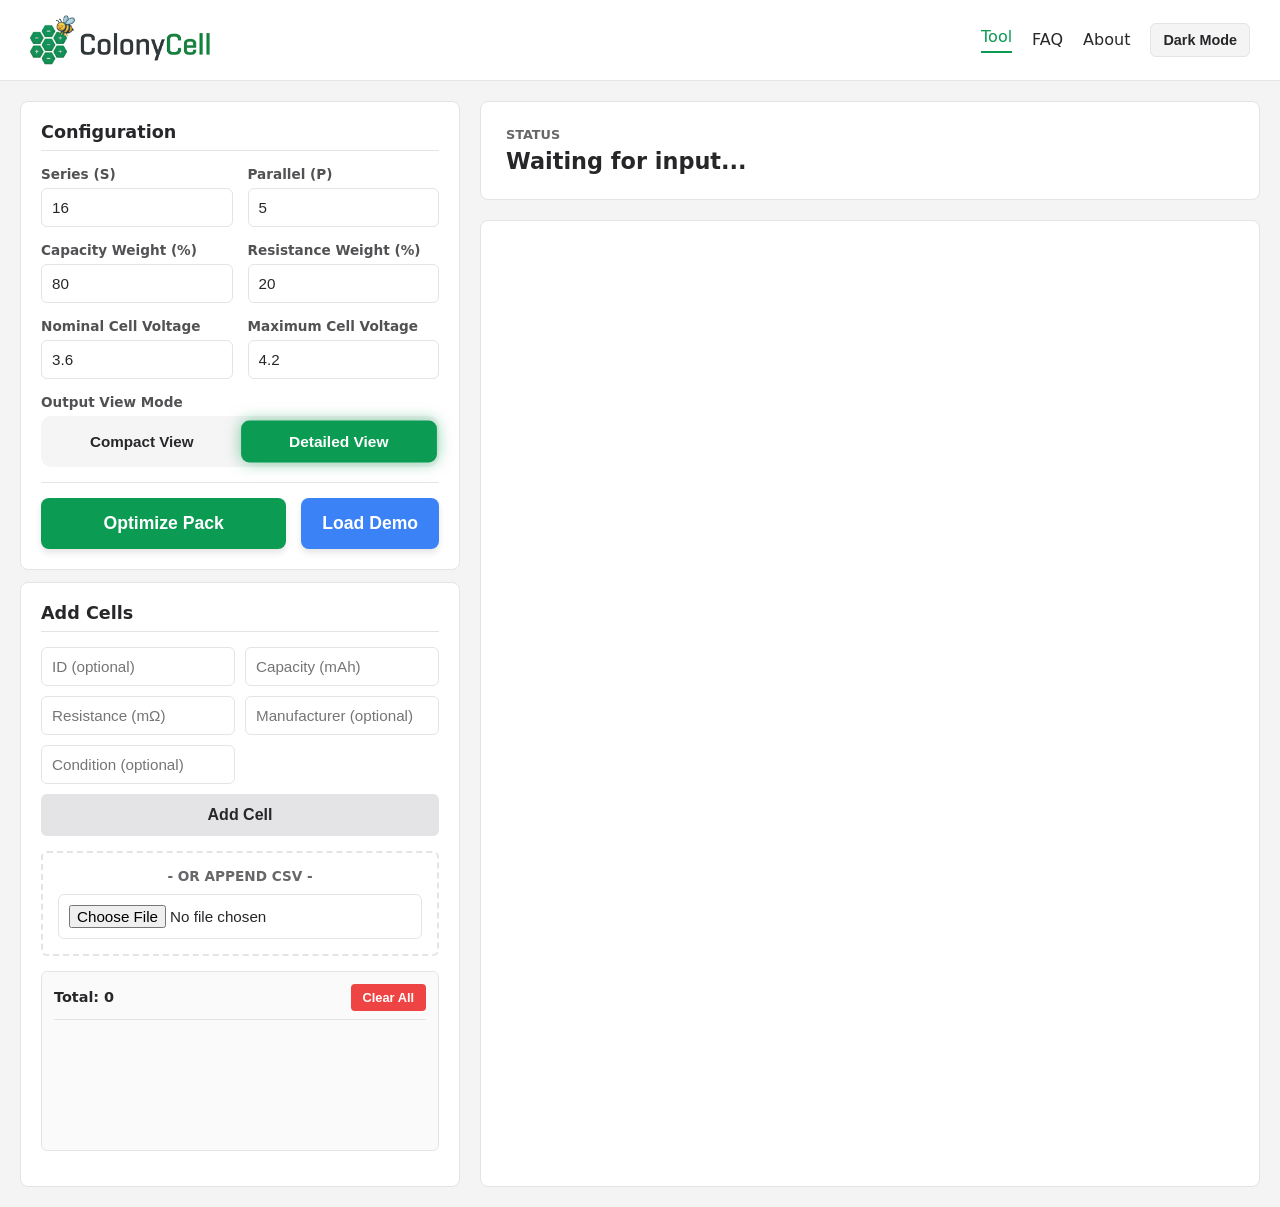
<file: index.html>
<!DOCTYPE html>
<html lang="en">
<head>
    <meta charset="UTF-8">
    <meta name="viewport" content="width=device-width, initial-scale=1.0">

    <title>ColonyCell | 18650 Battery Pack Builder & Optimizer</title>
    <meta name="description" content="An advanced browser-local utility using hill-climbing optimization to design and balance DIY 18650 and 21700 battery packs.">

    <link rel="stylesheet" href="style.css?v=2">

    <link rel="icon" type="image/png" href="favicon.png">

    <meta property="og:title" content="ColonyCell | 18650 Battery Pack Optimizer">
    <meta property="og:description" content="Optimize and balance your DIY battery pack layouts instantly in your browser.">
    <meta property="og:image" content="https://colonycell.com/og-image.png">
    <meta property="og:url" content="https://colonycell.com">
    <meta property="og:type" content="website">

    <meta name="twitter:card" content="summary_large_image">
    <meta name="twitter:title" content="ColonyCell | 18650 Battery Pack Optimizer">
    <meta name="twitter:description" content="Optimize and balance your DIY battery pack layouts instantly in your browser.">
    <meta name="twitter:image" content="https://colonycell.com/og-image.png">
</head>
<body>
    <nav class="navbar">
        <div class="logo">
            <img src="ColonyCell logo.png" alt="ColonyCell" id="mainLogo" class="nav-logo">
        </div>
        <div class="nav-links">
            <a href="#" id="navTool" class="active">Tool</a>
            <a href="#" id="navFaq">FAQ</a>
            <a href="#" id="navInfo">About</a>
            <button id="themeToggle" class="theme-btn">Dark Mode</button>
        </div>
    </nav>

    <div id="pageTool" class="main-container">
        <div class="left-panel">
            <div class="panel-section">
                <h3>Configuration</h3>
                <div class="input-grid">
                    <div class="input-col"><label>Series (S)</label><input type="number" id="series" value="16"></div>
                    <div class="input-col"><label>Parallel (P)</label><input type="number" id="parallel" value="5"></div>
                    <div class="input-col"><label>Capacity Weight (%)</label><input type="number" id="wCap" value="80"></div>
                    <div class="input-col"><label>Resistance Weight (%)</label><input type="number" id="wRes" value="20"></div>
                    <div class="input-col"><label>Nominal Cell Voltage</label><input type="number" id="nomVolt" step="0.1" value="3.6"></div>
                    <div class="input-col"><label>Maximum Cell Voltage</label><input type="number" id="maxVolt" step="0.1" value="4.2"></div>
                    <div class="input-col full-width">
                        <label>Output View Mode</label>
                        <div class="view-toggle">
                            <button id="btnCompact" class="view-btn">Compact View</button>
                            <button id="btnDetailed" class="view-btn active">Detailed View</button>
                        </div>
                    </div>
                </div>
                <div class="action-buttons-row">
                    <button id="runBtn" class="action-btn">Optimize Pack</button>
                    <button id="demoBtn" class="action-btn demo-btn">Load Demo</button>
                </div>
            </div>

            <div class="panel-section">
                <h3>Add Cells</h3>
                <div class="manual-add-grid">
                    <input type="number" id="cId" min="0" placeholder="ID (optional)">
                    <input type="number" id="cCap" min="0" placeholder="Capacity (mAh)">
                    <input type="number" id="cIr" min="0" step="any" placeholder="Resistance (m&Omega;)">
                    <input type="text" id="cMfg" placeholder="Manufacturer (optional)">
                    <input type="text" id="cCond" placeholder="Condition (optional)">
                    <button id="addCellBtn" class="add-btn">Add Cell</button>
                </div>
                
                <div class="bulk-upload">
                    <span>- OR APPEND CSV -</span>
                    <input type="file" id="csvFile" accept=".csv">
                </div>
                
                <div class="cell-list-container">
                    <div class="list-header">
                        <span id="cellCount">Total: 0</span>
                        <button id="clearAllBtn" class="clear-btn">Clear All</button>
                    </div>
                    <ul id="cellList"></ul>
                </div>
            </div>
        </div>

        <div class="right-panel">
            <div class="summary-bar" id="summaryBox">
                <div class="meter-box"><span>Status</span><strong>Waiting for input...</strong></div>
            </div>
            <div class="results-area" id="resultBox"></div>
        </div>
    </div>

    <div id="pageFaq" class="main-container hidden">
        <div class="content-page">
            <h2>Frequently Asked Questions</h2>
            <br>
            
            <h3>What is this tool actually for?</h3>
            <p>If you're building a custom battery pack (like for an e-bike, powerwall, or RC project) using loose lithium cells, welding them together randomly is inefficient. Every single cell has slightly different health and capacity. This tool takes your cell test data and calculates the closest to absolute best way to arrange them so your final battery pack performs most efficiently.</p>
            <br>

            <h3>What if I don't know the internal resistance of my cells?</h3>
            <p>Just set the Capacity Weight to 100% and Resistance Weight to 0% in the configuration. Leave the resistance fields blank (or at 0) when adding your cells, and the tool will completely ignore resistance, packing everything based purely on capacity.</p>
            <br>

            <h3>Why do I need to optimize my battery pack?</h3>
            <p>A battery pack is only as strong as its weakest link (the weakest parallel group). If you accidentally group too many low-capacity cells together, that specific group will run out of juice first, and your Battery Management System (BMS) will shut off your whole battery early. By letting this app distribute the capacity evenly, you get maximum range and won't waste good energy.</p>
            <br>

            <h3>How do I use it?</h3>
            <p>Follow steps:</p>
            <ol style="margin-left: 20px; margin-top: 10px; line-height: 1.8;">
                <li>Set up your pack size on the left panel (for example, 14 Series, 4 Parallel).</li>
                <li>Add your tested cells. You can type them in manually, upload a CSV file from your spreadsheet, or just click "Load Demo" to see how it works.</li>
                <li>Click <b>Optimize Pack</b>.</li>
                <li>Look at the Results area. It gives you a blueprint of exactly which cell goes into which group so you can start spot-welding.</li>
                <li class="red-text">!! NOTE !! : The optimization process may take a few moments depending on the number of cells and the specifications of your computer.</li>
                <li class="red-text">!! NOTE !! : Some cells may not be used if they don't meet the criteria.</li>
            </ol>
            <br>

            <h3>Why do we care about balancing internal resistance?</h3>
            <p>In a parallel group, cells share the electrical load. If one cell has a much lower resistance than the ones next to it, it will do most of the heavy lifting. This makes it heat up faster and die sooner. Balancing the resistance ensures all cells share the work evenly, which is much safer and makes your pack last years longer.</p>
            <br>

            <h3>What do the summary metrics mean?</h3>
            <ul style="margin-left: 20px; margin-top: 10px; line-height: 1.8;">
                <li><b>Pack Health:</b> A score showing how perfectly balanced your pack's capacity is. 100% means every single parallel group holds the exact same amount of energy.</li>
                <li><b>Algorithm Improvement:</b> Shows how much better this optimized layout is compared to just randomly welding your cells together. This is the percentage of your battery's potential that the algorithm "rescued".</li>
                <li><b>Usable Capacity:</b> The total capacity of your <i>weakest</i> parallel group. Your BMS will shut down the whole pack when the weakest group dies, so this is your true max capacity limit.</li>
                <li><b>Expected Energy:</b> Measured in Watt-hours (Wh). This is your true energy storage (Usable Capacity &times; Nominal Pack Voltage) and the best number to use when calculating how much range your e-bike will get.</li>
                <li><b>Resistance Variance:</b> Measures how closely matched the internal resistances of your groups are. A lower percentage is better—it means all groups will share the load equally and stay cool under high current.</li>
            </ul>
            <br>

            <h3>How should I format my CSV file?</h3>
            <p>Save your spreadsheet using semicolons (<code>;</code>) as separators. The order for each row must be: <code>ID;Capacity;Resistance;Manufacturer;Condition</code>. Do not include a title/header row at the top. If you don't have some info (like Manufacturer), just leave it blank between the semicolons. Make sure the ID is a normal number.</p>
            <br>

            <h3>How does the math behind the scenes work?</h3>
            <p>It runs in two stages. First, it uses a "greedy" algorithm to do a rough distribution based on how you set the weight sliders. After that, it runs a hill-climbing optimization, the algorithm simulates thousands of tiny cell swaps between your parallel groups until it finds the absolute mathematically tightest balance across the whole pack.</p>
        </div>
    </div>

    <div id="pageInfo" class="main-container hidden">
        <div class="content-page">
            <h2>About the Project</h2>
            <br>
            <p>This is an open-source battery pack optimizer. It calculates the most efficient distribution of lithium-ion cells for custom battery packs. Traditional tools often ignore internal resistance, which leads to unbalanced parallel groups and shorter lifespan. This tool uses a C++ backend compiled to WebAssembly for fast processing directly in the browser.</p>
            <br>
            <p><b>Privacy & Security:</b> Because this tool utilizes WebAssembly, the optimization algorithm runs 100% locally on your own computer. Your battery data, custom configurations, and uploaded CSV files are processed entirely in your browser and are never uploaded, saved, or sent to any external server.</p>
            <br>
            <h3>About the Author</h3>
            <p>I am Justas, an Informatics Engineering student at KTU. I developed this tool while building a custom electric bicycle (up to 90km range) using recycled laptop lithium-ion cells. The goal was to mathematically ensure the best possible range and pack longevity. My interests include system programming, security, and practical engineering solutions.</p>
            <br>
            <h3>Contacts</h3>
            <p>Email: mercrypt@proton.me</p>
            <p>GitHub: github.com/NaroeDEVs</p>
            <p>Website: justasmerkis.me</p>
        </div>
    </div>

    <script>
        var Module = {
            onRuntimeInitialized: function() {
                window.isWasmReady = true;
            }
        };
    </script>
    <script src="optimizer.js"></script>
    <script src="script.js?v=2"></script>
</body>
</html>
</file>
<file: style.css>
:root {
    --primary: #0b9b53;
    --primary-hover: #087d43;
    --bg: #f4f4f5;
    --panel-bg: #ffffff;
    --text: #27272a;
    --border: #e4e4e7;
    --danger: #ef4444;
}

body.dark-mode {
    --bg: #121212;
    --panel-bg: #1e1e1e;
    --text: #e0e0e0;
    --border: #333333;
    --danger: #ff6b6b;
}

* { 
    box-sizing: border-box; 
    margin: 0; 
    padding: 0; 
}

body { 
    font-family: system-ui, sans-serif; 
    background: var(--bg); 
    color: var(--text); 
    display: flex; 
    flex-direction: column; 
    min-height: 100vh; 
    transition: background 0.3s, color 0.3s;
    overflow-y: scroll;
}

/* --- NAVBAR STYLES --- */
.navbar {
    background: var(--panel-bg);
    padding: 15px 30px;
    display: flex;
    align-items: center;
    justify-content: space-between; /* Spreads items Left, Center, Right */
    border-bottom: 1px solid var(--border);
    transition: 0.3s;
}

.logo {
    display: flex;
    align-items: center;
}

.nav-logo {
    max-height: 50px;
    width: auto;
    object-fit: contain;
    display: block;
    cursor: pointer;
}

.nav-links {
    display: flex;
    align-items: center;
    gap: 20px;
}

.nav-links a {
    text-decoration: none;
    color: var(--text);
    font-weight: 500;
    transition: color 0.2s;
}

.nav-links a.active {
    color: var(--primary);
    border-bottom: 2px solid var(--primary);
    padding-bottom: 5px;
}

.theme-btn {
    background: var(--bg);
    color: var(--text);
    border: 1px solid var(--border);
    font-size: 0.9rem;
    font-weight: bold;
    cursor: pointer;
    transition: 0.3s;
    padding: 8px 12px;
    border-radius: 6px;
}

.theme-btn:hover {
    background: var(--border);
}

.theme-btn:hover { 
    background: var(--border); 
}

/* --- MAIN LAYOUT --- */
.main-container { 
    display: flex; 
    flex: 1; 
    padding: 20px; 
    gap: 20px; 
    max-width: 1800px; 
    margin: 0 auto; 
    width: 100%; 
}

.hidden { 
    display: none !important; 
}

.content-page { 
    background: var(--panel-bg); 
    padding: 40px; 
    border-radius: 8px; 
    width: 100%; 
    border: 1px solid var(--border); 
    transition: 0.3s; 
    line-height: 1.6; 
}

.content-page h2 { 
    color: var(--primary); 
}

.content-page h3 { 
    border-bottom: none; 
    padding-bottom: 0; 
}

.red-text { 
    color: var(--danger); 
    font-weight: bold; 
}

.left-panel { 
    flex: 0 0 440px; 
    display: flex; 
    flex-direction: column; 
    gap: 12px; 
}

.right-panel { 
    flex: 1; 
    display: flex; 
    flex-direction: column; 
    gap: 20px; 
    min-width: 0; 
}

.panel-section { 
    background: var(--panel-bg); 
    padding: 20px; 
    border-radius: 8px; 
    border: 1px solid var(--border); 
    transition: 0.3s; 
}

h3 { 
    margin-bottom: 15px; 
    font-size: 1.1rem; 
    color: var(--text); 
    border-bottom: 1px solid var(--border); 
    padding-bottom: 8px; 
}

/* --- INPUTS & CONTROLS --- */
.input-grid { 
    display: grid; 
    grid-template-columns: 1fr 1fr; 
    gap: 15px; 
}

.input-col label { 
    display: block; 
    font-size: 0.85rem; 
    margin-bottom: 6px; 
    color: var(--text); 
    font-weight: 600; 
    opacity: 0.8; 
}

.full-width { 
    grid-column: span 2; 
}

input, 
select { 
    width: 100%; 
    padding: 10px; 
    border: 1px solid var(--border); 
    border-radius: 6px; 
    font-size: 0.95rem; 
    background: var(--panel-bg); 
    color: var(--text); 
    transition: 0.3s; 
}

input:focus, 
select:focus { 
    outline: none; 
    border-color: var(--primary); 
    box-shadow: 0 0 5px rgba(11, 155, 83, 0.3); 
}

/* --- TOGGLE SWITCHES --- */
.view-toggle { 
    display: flex; 
    background: rgba(0,0,0,0.04); 
    border-radius: 10px; 
    padding: 5px; 
    gap: 5px; 
    margin-top: 5px; 
}

body.dark-mode .view-toggle { 
    background: rgba(255,255,255,0.05); 
}

.view-btn { 
    flex: 1; 
    padding: 12px 10px; 
    border: none; 
    background: transparent; 
    color: var(--text); 
    border-radius: 8px; 
    cursor: pointer; 
    font-weight: 600; 
    font-size: 0.95rem; 
    transition: all 0.3s ease; 
}

.view-btn:hover { 
    background: rgba(0,0,0,0.05); 
}

body.dark-mode .view-btn:hover { 
    background: rgba(255,255,255,0.05); 
}

.view-btn.active { 
    background: var(--primary); 
    color: white; 
    box-shadow: 0 0 15px rgba(11, 155, 83, 0.5); 
    transform: scale(1.02); 
}

/* --- ADD CELLS & LIST --- */
.manual-add-grid { 
    display: grid; 
    grid-template-columns: 1fr 1fr; 
    gap: 10px; 
    margin-bottom: 15px; 
}

.add-btn { 
    grid-column: span 2; 
    background: var(--border); 
    color: var(--text); 
    border: none; 
    border-radius: 6px; 
    padding: 12px; 
    cursor: pointer; 
    font-weight: bold; 
    transition: 0.2s; 
    font-size: 1rem;
}

.add-btn:hover { 
    background: #d4d4d8; 
}

body.dark-mode .add-btn:hover { 
    background: #444; 
}

.bulk-upload { 
    text-align: center; 
    margin-bottom: 15px; 
    padding: 15px; 
    border: 2px dashed var(--border); 
    border-radius: 6px; 
}

.bulk-upload span { 
    display: block; 
    font-size: 0.85rem;
    color: var(--text); 
    opacity: 0.7; 
    margin-bottom: 10px; 
    font-weight: bold; 
}

.cell-list-container { 
    border: 1px solid var(--border); 
    border-radius: 6px; 
    padding: 12px; 
    height: 180px; 
    overflow-y: auto; 
    margin-bottom: 15px; 
    background: rgba(0,0,0,0.02); 
}

body.dark-mode .cell-list-container { 
    background: rgba(255,255,255,0.02); 
}

.list-header { 
    display: flex; 
    justify-content: space-between; 
    align-items: center; 
    margin-bottom: 10px; 
    padding-bottom: 8px; 
    border-bottom: 1px solid var(--border); 
}

#cellCount { 
    font-size: 0.9rem; 
    font-weight: bold; 
}

.clear-btn { 
    background: var(--danger); 
    color: white; 
    border: none; 
    padding: 6px 12px; 
    border-radius: 4px; 
    font-size: 0.8rem; 
    font-weight: bold; 
    cursor: pointer; 
}

#cellList { 
    list-style: none; 
    font-size: 0.9rem; 
}

#cellList li { 
    display: flex; 
    justify-content: space-between; 
    align-items: center; 
    padding: 8px 0; 
    border-bottom: 1px solid var(--border); 
}

.cell-info { 
    line-height: 1.4; 
}

.cell-info small { 
    opacity: 0.7; 
    font-size: 0.8rem; 
}

.del-btn { 
    background: none; 
    border: none; 
    color: var(--danger); 
    font-weight: bold; 
    cursor: pointer; 
    font-size: 1.2rem; 
    padding: 0 10px; 
}

/* --- ACTION BUTTONS --- */
.action-buttons-row { 
    display: flex; 
    gap: 15px; 
    margin-top: 15px; 
    padding-top: 15px; 
    border-top: 1px solid var(--border); 
}

.action-btn { 
    flex: 2; 
    background: var(--primary); 
    color: white; 
    border: none; 
    padding: 15px; 
    border-radius: 8px; 
    font-size: 1.1rem; 
    font-weight: bold; 
    cursor: pointer; 
    transition: all 0.3s ease; 
    box-shadow: 0 4px 6px rgba(0,0,0,0.1); 
}

.action-btn:hover { 
    background: var(--primary-hover); 
    box-shadow: 0 6px 12px rgba(11, 155, 83, 0.4); 
    transform: translateY(-2px); 
}

.demo-btn { 
    flex: 1; 
    background: #3b82f6; 
}

.demo-btn:hover { 
    background: #2563eb; 
    box-shadow: 0 6px 12px rgba(59, 130, 246, 0.4); 
}

/* --- RESULTS SECTION --- */
.summary-bar { 
    background: var(--panel-bg); 
    border-radius: 8px; 
    padding: 25px; 
    display: grid; 
    grid-template-columns: repeat(auto-fit, minmax(150px, 1fr)); 
    gap: 20px; 
    border: 1px solid var(--border); 
    transition: 0.3s; 
}

.meter-box span { 
    display: block; 
    font-size: 0.8rem; 
    color: var(--text); 
    opacity: 0.7; 
    text-transform: uppercase; 
    font-weight: 600;
}

.meter-box strong { 
    display: block; 
    font-size: 1.4rem; 
    color: var(--text); 
    margin-top: 6px; 
}

.meter-box .highlight { 
    color: var(--primary); 
}

.results-area { 
    background: var(--panel-bg); 
    border-radius: 8px; 
    padding: 25px; 
    border: 1px solid var(--border); 
    flex: 1; 
    overflow-y: auto; 
    transition: 0.3s; 
}

.detailed-grid { 
    display: grid; 
    grid-template-columns: 1fr 1fr; 
    gap: 25px; 
}

@media (max-width: 1300px) { 
    .detailed-grid { 
        grid-template-columns: 1fr; 
    } 
}

.detailed-block { 
    border: 1px solid var(--border); 
    border-radius: 8px; 
    padding: 20px; 
    background: rgba(0,0,0,0.02); 
}

body.dark-mode .detailed-block { 
    background: rgba(255,255,255,0.02); 
}

.detailed-block h4 { 
    margin-bottom: 15px; 
    font-size: 1.1rem; 
    color: var(--text); 
}

/* --- TABLES --- */
.styled-table { 
    width: 100%; 
    border-collapse: collapse; 
    font-size: 0.9rem; 
    background: transparent; 
}

.styled-table th, 
.styled-table td { 
    border: 1px solid var(--border); 
    padding: 10px; 
    text-align: center; 
}

.styled-table th { 
    background: rgba(0,0,0,0.04); 
    font-weight: 600; 
}

body.dark-mode .styled-table th { 
    background: rgba(255,255,255,0.04); 
}

.total-row { 
    font-weight: bold; 
    background: rgba(0,0,0,0.04); 
}

body.dark-mode .total-row { 
    background: rgba(255,255,255,0.04); 
}

.block-stats { 
    margin-top: 15px; 
    font-size: 0.95rem; 
    text-align: center; 
    background: transparent; 
    padding: 10px; 
    border: 1px solid var(--border); 
    border-radius: 6px;
}

/* MOBILE RESPONSIVENESS FIXES       -*/

@media (max-width: 1050px) {
    .main-container {
        flex-direction: column;
        padding: 15px;
        gap: 20px;
    }

    .left-panel {
        flex: none;
        width: 100%;
    }

    .right-panel {
        flex: none;
        width: 100%;
    }

    .navbar {
        flex-direction: column;
        gap: 15px;
        padding: 20px 15px;
    }

    .input-grid, .manual-add-grid {
        grid-template-columns: 1fr;
    }

    .full-width, .add-btn {
        grid-column: span 1;
    }

    .results-area, .detailed-block {
        overflow-x: auto;
    }

    .summary-bar {
        grid-template-columns: 1fr 1fr;
    }
}

@media (max-width: 650px) {
    .summary-bar {
        grid-template-columns: 1fr;
    }
    .action-buttons-row {
        flex-direction: column;
    }
    .action-btn {
        width: 100%;
    }

    .styled-table th, .styled-table td {
        padding: 6px 4px;
        font-size: 0.75rem;
        word-break: break-word;
    }

    .detailed-block {
        padding: 12px;
    }

    .detailed-block h4 {
        font-size: 0.95rem;
        margin-bottom: 10px;
    }

    .block-stats {
        font-size: 0.8rem;
        padding: 8px;
    }
}
</file>
